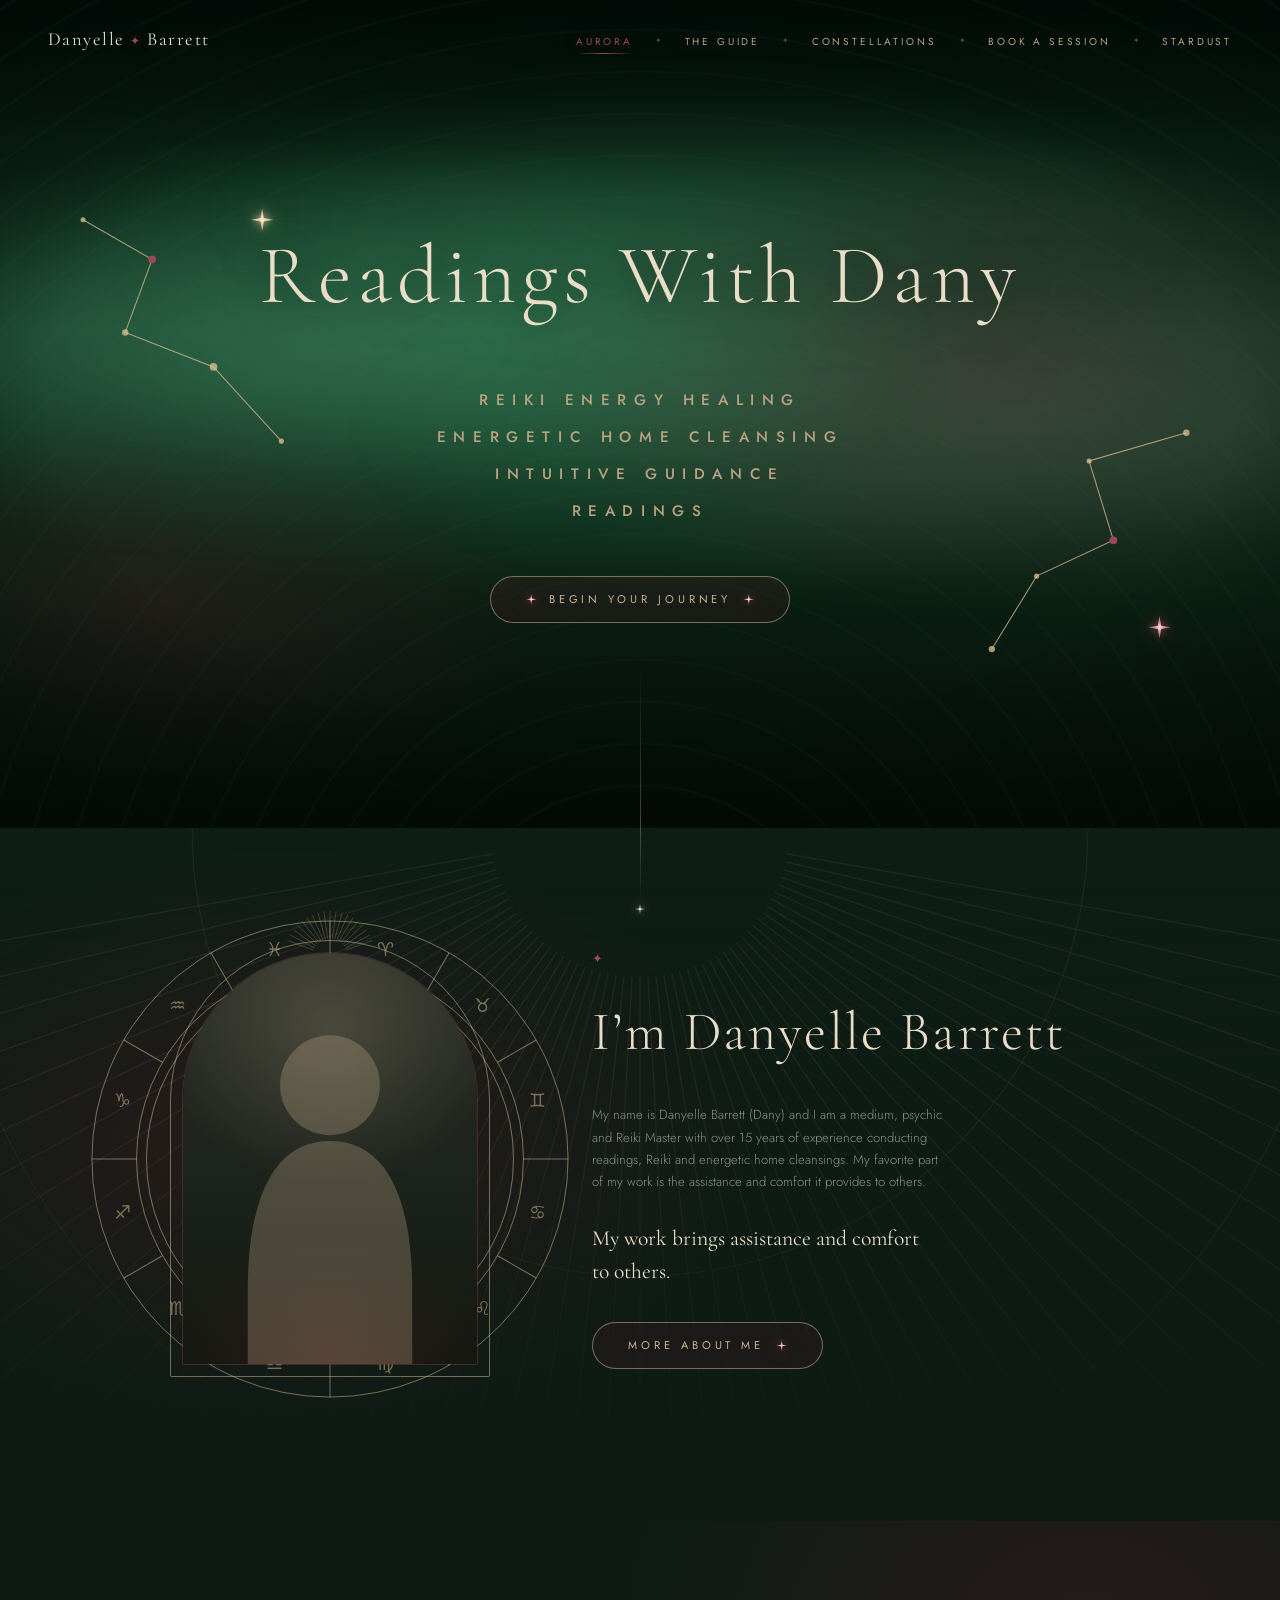
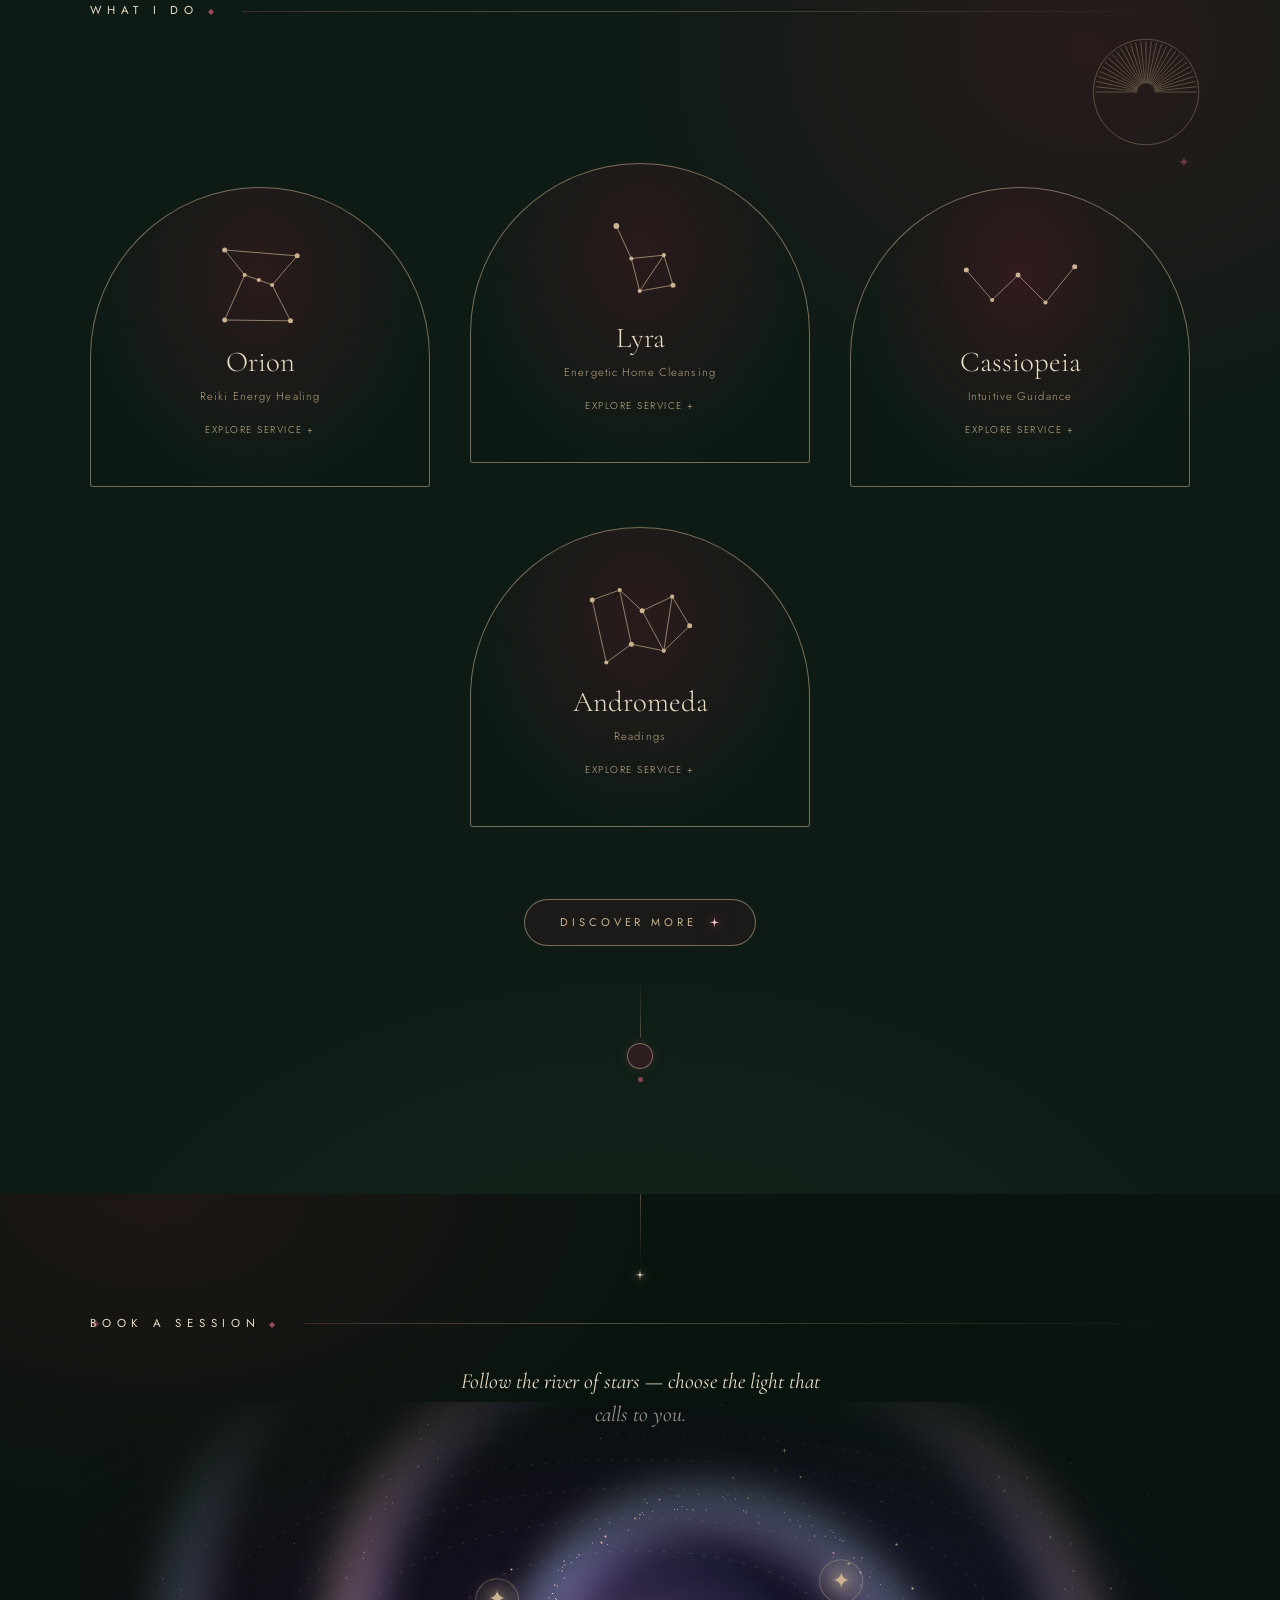
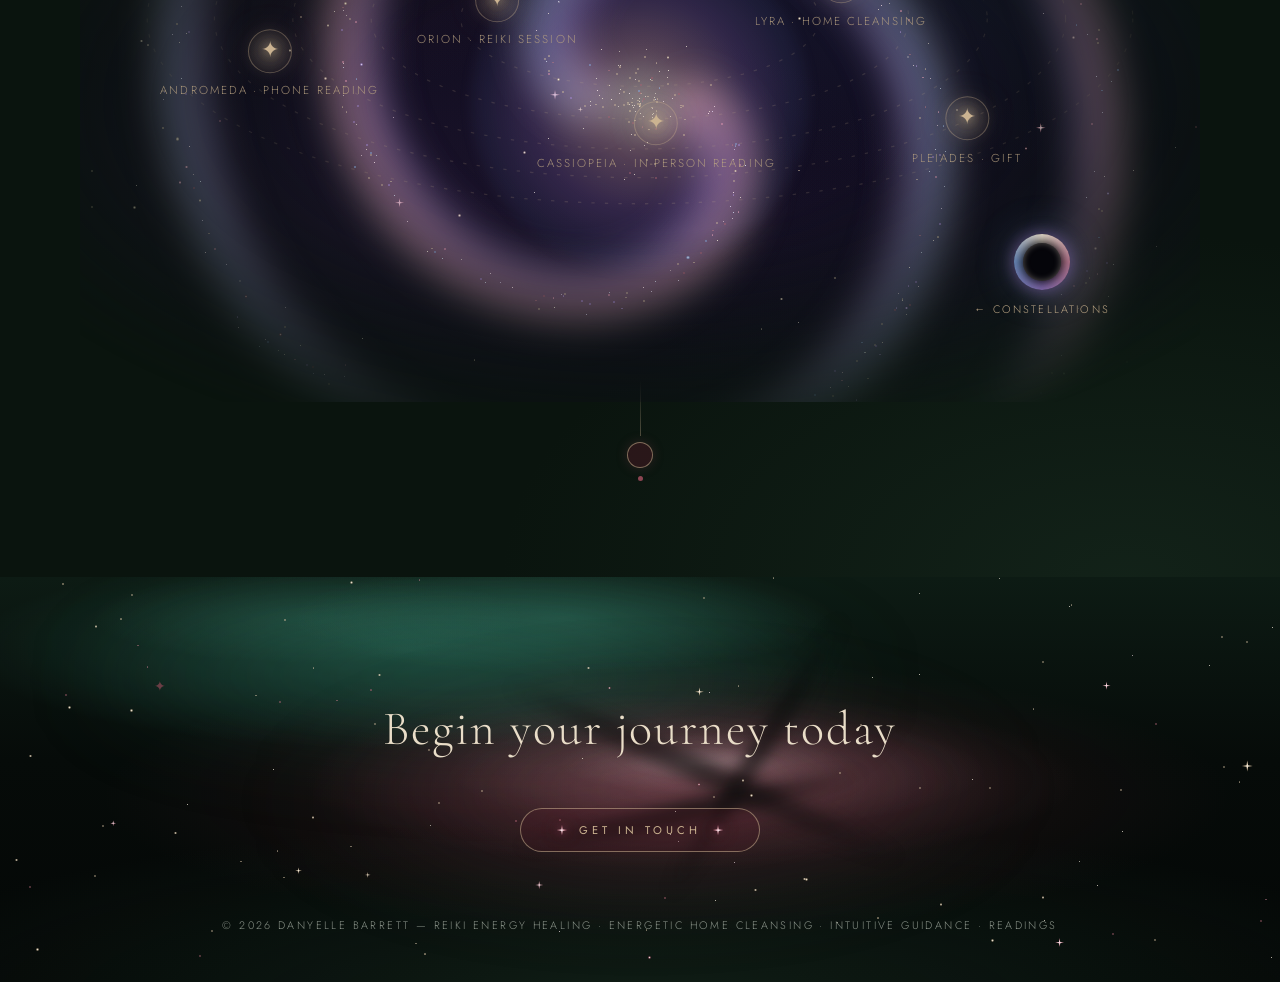
<file: index.html>
<!doctype html>
<html lang="en">
  <head>
    <meta charset="UTF-8" />
    <meta name="viewport" content="width=device-width, initial-scale=1.0" />
    <title>Awaken Your Soul — Danyelle Barrett</title>
    <link rel="preconnect" href="https://fonts.googleapis.com" />
    <link rel="preconnect" href="https://fonts.gstatic.com" crossorigin />
    <link
      href="https://fonts.googleapis.com/css2?family=Cormorant+Garamond:ital,wght@0,300;0,400;0,500;1,400&amp;family=Jost:wght@300;400;500&amp;display=swap"
      rel="stylesheet"
    />
    <link rel="stylesheet" href="style.css" />
  </head>
  <body>
    <!-- ============ NAV ============ -->
    <nav class="site-nav">
      <a class="nav-wordmark" href="#top">Danyelle <span class="mark" aria-hidden="true">✦</span> Barrett</a>
      <ul class="nav-links">
        <li><a href="#top">Aurora</a></li>
        <li class="nav-sep" aria-hidden="true">✦</li>
        <li><a href="#about">The Guide</a></li>
        <li class="nav-sep" aria-hidden="true">✦</li>
        <li><a href="#services">Constellations</a></li>
        <li class="nav-sep" aria-hidden="true">✦</li>
        <li><a href="#book">Book a Session</a></li>
        <li class="nav-sep" aria-hidden="true">✦</li>
        <li><a href="#contact">Stardust</a></li>
      </ul>
    </nav>

    <!-- ============ HERO ============ -->
    <header class="hero" id="top">
      <div class="hero-bg" aria-hidden="true">
        <span class="mist mist-1"></span>
        <span class="mist mist-2"></span>
        <span class="mist mist-3"></span>
        <span class="hero-vignette"></span>
      </div>
      <div class="hero-sky" aria-hidden="true">
        <svg class="constellation constellation--left" viewBox="0 0 220 260" fill="none">
          <defs>
            <radialGradient id="spark-gold">
              <stop offset="0%" stop-color="#f7efe0" />
              <stop offset="40%" stop-color="#e3cb9e" />
              <stop offset="100%" stop-color="#b9a382" />
            </radialGradient>
          </defs>
          <path d="M25 42 79 73 58 130 127 157 180 215" />
          <circle cx="25" cy="42" r="2" />
          <circle class="sky-star sky-star--wine" cx="79" cy="73" r="3" />
          <circle cx="58" cy="130" r="2.5" />
          <circle class="sky-star" cx="127" cy="157" r="3" />
          <circle cx="180" cy="215" r="2" />
          <path class="sky-spark sky-star" fill="url(#spark-gold)"
            d="M165 33 L166.3 40.7 L174 42 L166.3 43.3 L165 51 L163.7 43.3 L156 42 L163.7 40.7 Z" />
        </svg>
        <svg class="constellation constellation--right" viewBox="0 0 220 260" fill="none">
          <defs>
            <radialGradient id="spark-wine">
              <stop offset="0%" stop-color="#f6e3e8" />
              <stop offset="35%" stop-color="#d99aa8" />
              <stop offset="100%" stop-color="#9a4a5a" />
            </radialGradient>
          </defs>
          <path d="M35 204 70 147 130 119 111 57 187 35" />
          <circle class="sky-star" cx="35" cy="204" r="2.5" />
          <circle cx="70" cy="147" r="2" />
          <circle class="sky-star sky-star--wine" cx="130" cy="119" r="3" />
          <circle cx="111" cy="57" r="2" />
          <circle class="sky-star" cx="187" cy="35" r="2.5" />
          <path class="sky-spark sky-star" fill="url(#spark-wine)"
            d="M166 178 L167.3 185.7 L175 187 L167.3 188.3 L166 196 L164.7 188.3 L157 187 L164.7 185.7 Z" />
        </svg>
      </div>
      <div class="hero-content reveal">
        <h1 class="hero-title">Readings With Dany</h1>
        <ul class="hero-list">
          <li>Reiki Energy Healing</li>
          <li>Energetic Home Cleansing</li>
          <li>Intuitive Guidance</li>
          <li>Readings</li>
        </ul>
        <a href="#about" class="btn">
          <span class="sparkle" aria-hidden="true">✦</span>
          Begin Your Journey
          <span class="sparkle" aria-hidden="true">✦</span>
        </a>
      </div>
      <div class="hero-line" aria-hidden="true"></div>
    </header>

    <!-- ============ ABOUT ============ -->
    <section class="about" id="about">
      <div class="about-drop" aria-hidden="true">
        <span class="drop-line"></span>
        <span class="drop-diamond">✦</span>
      </div>

      <div class="radial-lines" aria-hidden="true">
        <svg viewBox="0 0 600 600" preserveAspectRatio="xMidYMin slice">
          <g class="rays"></g>
          <circle cx="300" cy="0" r="210" fill="none" stroke="currentColor" stroke-width="0.5" />
          <circle cx="300" cy="0" r="330" fill="none" stroke="currentColor" stroke-width="0.5" />
          <circle cx="300" cy="0" r="460" fill="none" stroke="currentColor" stroke-width="0.5" />
        </svg>
      </div>

      <div class="about-inner">
        <div class="arch-frame reveal" aria-hidden="true">
          <svg class="zodiac-wheel" viewBox="0 0 400 400" fill="none">
            <circle cx="200" cy="200" r="192" />
            <circle cx="200" cy="200" r="156" />
            <circle cx="200" cy="200" r="148" />
            <g class="zodiac-divisions">
              <path d="M200 8v36" />
              <path d="M200 8v36" transform="rotate(30 200 200)" />
              <path d="M200 8v36" transform="rotate(60 200 200)" />
              <path d="M200 8v36" transform="rotate(90 200 200)" />
              <path d="M200 8v36" transform="rotate(120 200 200)" />
              <path d="M200 8v36" transform="rotate(150 200 200)" />
              <path d="M200 8v36" transform="rotate(180 200 200)" />
              <path d="M200 8v36" transform="rotate(210 200 200)" />
              <path d="M200 8v36" transform="rotate(240 200 200)" />
              <path d="M200 8v36" transform="rotate(270 200 200)" />
              <path d="M200 8v36" transform="rotate(300 200 200)" />
              <path d="M200 8v36" transform="rotate(330 200 200)" />
            </g>
            <g class="zodiac-symbols">
              <text x="245" y="33">&#9800;&#65038;</text>
              <text x="323" y="78">&#9801;&#65038;</text>
              <text x="367" y="155">&#9802;&#65038;</text>
              <text x="367" y="245">&#9803;&#65038;</text>
              <text x="323" y="322">&#9804;&#65038;</text>
              <text x="245" y="367">&#9805;&#65038;</text>
              <text x="155" y="367">&#9806;&#65038;</text>
              <text x="77" y="322">&#9807;&#65038;</text>
              <text x="33" y="245">&#9808;&#65038;</text>
              <text x="33" y="155">&#9809;&#65038;</text>
              <text x="77" y="78">&#9810;&#65038;</text>
              <text x="155" y="33">&#9811;&#65038;</text>
            </g>
          </svg>
          <div class="arch-crown">
            <svg viewBox="0 0 120 40">
              <g class="crown-rays"></g>
            </svg>
          </div>
          <div class="arch-photo">
            <svg class="placeholder-figure" viewBox="0 0 200 280" aria-hidden="true">
              <circle cx="100" cy="90" r="34" />
              <path d="M100 128 C 60 128 44 170 44 230 L 44 280 L 156 280 L 156 230 C 156 170 140 128 100 128 Z" />
            </svg>
          </div>
        </div>

        <div class="about-text reveal">
          <span class="diamond" aria-hidden="true">✦</span>
          <h2>I&rsquo;m Danyelle Barrett</h2>
          <p class="about-body">
            My name is Danyelle Barrett (Dany) and I am a medium, psychic and Reiki Master with over 15 years of experience conducting readings, Reiki and energetic home cleansings. My favorite part of my work is the assistance and comfort it provides to others.
          </p>
          <p class="about-pull">
            My work brings assistance and comfort to others.
          </p>
          <a href="#services" class="btn">
            More About Me
            <span class="sparkle" aria-hidden="true">✦</span>
          </a>
        </div>
      </div>
    </section>

    <!-- ============ WHAT I DO ============ -->
    <section class="services" id="services">
      <span class="celestial-accent celestial-accent--services" aria-hidden="true">✦</span>
      <div class="services-heading reveal">
        <h3 class="eyebrow">What I Do <span class="diamond-sm" aria-hidden="true">◆</span></h3>
        <div class="heading-rule" aria-hidden="true"></div>
      </div>

      <div class="fan-ornament" aria-hidden="true">
        <svg viewBox="0 0 200 100">
          <g class="fan-rays"></g>
          <circle cx="100" cy="50" r="48" fill="none" stroke="currentColor" stroke-width="0.6" />
        </svg>
      </div>

      <div class="cards">
        <article class="card reveal">
          <details class="service-disclosure" name="service-cards">
            <summary class="constellation-card">
              <svg class="service-stars" viewBox="0 0 160 120" aria-hidden="true">
                <path d="M37 18 61 48 78 54 94 60 124 25 M61 48 37 102 M94 60 116 103 M37 18 124 25 M37 102 116 103" />
                <g><circle cx="37" cy="18" r="3" /><circle cx="124" cy="25" r="3" /><circle cx="61" cy="48" r="2.5" /><circle cx="78" cy="54" r="2.5" /><circle cx="94" cy="60" r="2.5" /><circle cx="37" cy="102" r="3" /><circle cx="116" cy="103" r="3" /></g>
              </svg>
              <span class="constellation-name">Orion</span>
              <span class="constellation-service">Reiki Energy Healing</span>
              <span class="disclosure-prompt"><span class="open-label">Explore service +</span><span class="close-label">Close service −</span></span>
            </summary>
            <div class="card-content">
              <div class="card-arch card-arch--text">
                <h4>Reiki Energy Healing</h4>
                <p>I am a Reiki Master with over 15 years of experience conducting Reiki.</p>
              </div>
              <div class="card-arch card-arch--img card-img-1"></div>
            </div>
          </details>
        </article>

        <article class="card card--center reveal">
          <details class="service-disclosure" name="service-cards">
            <summary class="constellation-card">
              <svg class="service-stars" viewBox="0 0 160 120" aria-hidden="true">
                <path d="M51 18 69 57 108 53 119 89 79 96 69 57 M108 53 79 96" />
                <g><circle cx="51" cy="18" r="3.5" /><circle cx="69" cy="57" r="2.5" /><circle cx="108" cy="53" r="2.5" /><circle cx="119" cy="89" r="3" /><circle cx="79" cy="96" r="2.5" /></g>
              </svg>
              <span class="constellation-name">Lyra</span>
              <span class="constellation-service">Energetic Home Cleansing</span>
              <span class="disclosure-prompt"><span class="open-label">Explore service +</span><span class="close-label">Close service −</span></span>
            </summary>
            <div class="card-content">
              <div class="card-arch card-arch--img card-img-2"></div>
              <div class="card-arch card-arch--text">
                <h4>Energetic Home Cleansing</h4>
                <p>Reiki healing energy and sage are used to heal the energy in your home and return it to sacred space. Although primarily used to resolve disruptive paranormal activity, a cleansing is also useful after a death, divorce or other life-altering moments as well as just giving your home an energetic boost. This service is also available for real estate that is difficult to sell.</p>
                <p>I also offer House Reading services, which involve communicating with (but not removing) any energies in your home, reading the history of the home and its previous residents, as well as communicating with the home itself.</p>
              </div>
            </div>
          </details>
        </article>

        <article class="card reveal">
          <details class="service-disclosure" name="service-cards">
            <summary class="constellation-card">
              <svg class="service-stars" viewBox="0 0 160 120" aria-hidden="true">
                <path d="M15 42 46 78 77 48 110 81 145 38" />
                <g><circle cx="15" cy="42" r="3" /><circle cx="46" cy="78" r="2.5" /><circle cx="77" cy="48" r="3" /><circle cx="110" cy="81" r="2.5" /><circle cx="145" cy="38" r="3" /></g>
              </svg>
              <span class="constellation-name">Cassiopeia</span>
              <span class="constellation-service">Intuitive Guidance</span>
              <span class="disclosure-prompt"><span class="open-label">Explore service +</span><span class="close-label">Close service −</span></span>
            </summary>
            <div class="card-content">
              <div class="card-arch card-arch--text">
                <h4>Intuitive Guidance</h4>
                <p>Intuitive readings involve connecting with the energy of loved ones via the energy of the client.</p>
              </div>
              <div class="card-arch card-arch--img card-img-3"></div>
            </div>
          </details>
        </article>

        <article class="card reveal">
          <details class="service-disclosure" name="service-cards">
            <summary class="constellation-card">
              <svg class="service-stars" viewBox="0 0 160 120" aria-hidden="true">
                <path d="M22 30 55 18 82 43 118 26 139 61 108 91 69 83 39 105 22 30 M55 18 69 83 M82 43 108 91 M118 26 108 91" />
                <g><circle cx="22" cy="30" r="3" /><circle cx="55" cy="18" r="2.5" /><circle cx="82" cy="43" r="3" /><circle cx="118" cy="26" r="2.5" /><circle cx="139" cy="61" r="3" /><circle cx="108" cy="91" r="2.5" /><circle cx="69" cy="83" r="3" /><circle cx="39" cy="105" r="2.5" /></g>
              </svg>
              <span class="constellation-name">Andromeda</span>
              <span class="constellation-service">Readings</span>
              <span class="disclosure-prompt"><span class="open-label">Explore service +</span><span class="close-label">Close service −</span></span>
            </summary>
            <div class="card-content">
              <div class="card-arch card-arch--img card-img-3"></div>
              <div class="card-arch card-arch--text">
                <h4>Readings</h4>
                <p>Intuitive readings involve connecting with the energy of loved ones via the energy of the client. Other items that can be helpful are photos, objects or even the energy of the person's name. Both in-person and phone readings are available and are of equal accuracy.</p>
              </div>
            </div>
          </details>
        </article>
      </div>

      <div class="services-cta reveal">
        <a href="#book" class="btn">
          Discover More
          <span class="sparkle" aria-hidden="true">✦</span>
        </a>
        <div class="pendant" aria-hidden="true">
          <span class="pendant-line"></span>
          <span class="pendant-circle"></span>
          <span class="pendant-dot"></span>
        </div>
      </div>
    </section>

    <!-- ============ BOOK A SESSION ============ -->
    <section class="booking" id="book">
      <div class="about-drop" aria-hidden="true">
        <span class="drop-line"></span>
        <span class="drop-diamond">✦</span>
      </div>
      <span class="celestial-accent celestial-accent--booking" aria-hidden="true">✦</span>
      <div class="services-heading reveal">
        <h3 class="eyebrow">Book a Session <span class="diamond-sm" aria-hidden="true">◆</span></h3>
        <div class="heading-rule" aria-hidden="true"></div>
      </div>
      <p class="booking-lede reveal">Follow the river of stars &mdash; choose the light that calls to you.</p>
      <div class="milkyway reveal">
        <div class="milkyway-canvas" aria-hidden="true">
          <div class="milkyway-bg"></div>
          <div class="milkyway-rotor">
            <svg class="galaxy-arms" viewBox="0 0 1200 1200">
              <defs>
                <filter id="galaxy-blur" x="-20%" y="-20%" width="140%" height="140%">
                  <feGaussianBlur stdDeviation="16" />
                </filter>
              </defs>
              <g class="galaxy-arm-paths" fill="none" filter="url(#galaxy-blur)"></g>
            </svg>
            <span class="galaxy-core"></span>
          </div>
          <svg class="milkyway-path" viewBox="0 0 1000 460" preserveAspectRatio="none">
            <ellipse cx="500" cy="166" rx="160" ry="52" />
            <ellipse cx="500" cy="166" rx="240" ry="77" />
            <ellipse cx="500" cy="166" rx="310" ry="100" />
            <ellipse cx="500" cy="166" rx="380" ry="122" />
            <ellipse cx="500" cy="166" rx="440" ry="142" />
          </svg>
          <span class="shooting-star"></span>
          <span class="shooting-star shooting-star--2"></span>
        </div>
        <button type="button" class="star-node" data-orbit="16" data-phase="200" style="--x: 35%; --y: 32%" aria-expanded="false" aria-controls="star-card-reiki">
          <span class="star-core" aria-hidden="true">✦</span>
          <span class="star-label">Orion &middot; Reiki Session</span>
        </button>
        <button type="button" class="star-node" data-orbit="24" data-phase="320" style="--x: 68%; --y: 25%" aria-expanded="false" aria-controls="star-card-cleansing">
          <span class="star-core" aria-hidden="true">✦</span>
          <span class="star-label">Lyra &middot; Home Cleansing</span>
        </button>
        <button type="button" class="star-node" data-orbit="31" data-phase="80" style="--x: 55%; --y: 57%" aria-expanded="false" aria-controls="star-card-reading">
          <span class="star-core" aria-hidden="true">✦</span>
          <span class="star-label">Cassiopeia &middot; In-Person Reading</span>
        </button>
        <button type="button" class="star-node" data-orbit="38" data-phase="160" style="--x: 14%; --y: 45%" aria-expanded="false" aria-controls="star-card-phone">
          <span class="star-core" aria-hidden="true">✦</span>
          <span class="star-label">Andromeda &middot; Phone Reading</span>
        </button>
        <button type="button" class="star-node" data-orbit="44" data-phase="35" style="--x: 86%; --y: 54%" aria-expanded="false" aria-controls="star-card-gift">
          <span class="star-core" aria-hidden="true">✦</span>
          <span class="star-label">Pleiades &middot; Gift</span>
        </button>
        <a class="blackhole" href="#services">
          <span class="blackhole-disk" aria-hidden="true"></span>
          <span class="blackhole-label">&larr; Constellations</span>
        </a>
      </div>

      <div class="star-cards">
        <article class="star-card" id="star-card-reiki" hidden>
          <span class="star-card-eyebrow">Under Orion</span>
          <h4>Reiki Session</h4>
          <p>A gentle rebalancing of your energy from crown to root, at Revibe &mdash; 94 Broad Street, Schuylerville, NY.</p>
          <ul class="star-card-options">
            <li>
              <span class="option-detail">30 minutes &middot; $65</span>
              <a class="btn btn--option" href="book.html?service=6">Book <span class="sparkle" aria-hidden="true">✦</span></a>
            </li>
          </ul>
        </article>
        <article class="star-card" id="star-card-cleansing" hidden>
          <span class="star-card-eyebrow">Under Lyra</span>
          <h4>Energetic Home Cleansing</h4>
          <p>Clearing your space so stagnant energy can drift away like dust. One hour, within driving distance of Greenwich, NY.</p>
          <ul class="star-card-options">
            <li>
              <span class="option-detail">Within 30 miles &middot; 1 hour &middot; $125</span>
              <a class="btn btn--option" href="book.html?service=7">Book <span class="sparkle" aria-hidden="true">✦</span></a>
            </li>
            <li>
              <span class="option-detail">Within 60 miles &middot; 1 hour &middot; $150</span>
              <a class="btn btn--option" href="book.html?service=8">Book <span class="sparkle" aria-hidden="true">✦</span></a>
            </li>
          </ul>
        </article>
        <article class="star-card" id="star-card-reading" hidden>
          <span class="star-card-eyebrow">Under Cassiopeia</span>
          <h4>In-Person Intuitive Reading</h4>
          <p>A reading to help you hear what your own stars are saying, at Revibe &mdash; 94 Broad Street, Schuylerville, NY.</p>
          <ul class="star-card-options">
            <li>
              <span class="option-detail">30 minutes &middot; $65</span>
              <a class="btn btn--option" href="book.html?service=2">Book <span class="sparkle" aria-hidden="true">✦</span></a>
            </li>
            <li>
              <span class="option-detail">1 hour &middot; $130</span>
              <a class="btn btn--option" href="book.html?service=3">Book <span class="sparkle" aria-hidden="true">✦</span></a>
            </li>
          </ul>
        </article>
        <article class="star-card" id="star-card-phone" hidden>
          <span class="star-card-eyebrow">Under Andromeda</span>
          <h4>Intuitive Phone Reading</h4>
          <p>Guidance carried to you across the distance &mdash; wherever you are under the same sky.</p>
          <ul class="star-card-options">
            <li>
              <span class="option-detail">30 minutes &middot; $50</span>
              <a class="btn btn--option" href="book.html?service=4">Book <span class="sparkle" aria-hidden="true">✦</span></a>
            </li>
            <li>
              <span class="option-detail">1 hour &middot; $100</span>
              <a class="btn btn--option" href="book.html?service=5">Book <span class="sparkle" aria-hidden="true">✦</span></a>
            </li>
          </ul>
        </article>
        <article class="star-card" id="star-card-gift" hidden>
          <span class="star-card-eyebrow">Under the Pleiades</span>
          <h4>Gift Certificate</h4>
          <p>A gift of light for someone you love &mdash; a 30-minute in-person intuitive reading at Revibe, 94 Broad Street, Schuylerville, NY.</p>
          <ul class="star-card-options">
            <li>
              <span class="option-detail">30-minute in-person reading</span>
              <a class="btn btn--option" href="book.html?service=9">Book <span class="sparkle" aria-hidden="true">✦</span></a>
            </li>
          </ul>
        </article>
      </div>
      <div class="pendant" aria-hidden="true">
        <span class="pendant-line"></span>
        <span class="pendant-circle"></span>
        <span class="pendant-dot"></span>
      </div>
    </section>

    <!-- ============ COMPLETE YOUR PAYMENT ============ -->
    <!-- Hidden by default; revealed automatically after a visitor confirms a
         booking on book.html. Online payment details can be added when ready. -->
    <section class="payment" id="pay" hidden>
      <div class="about-drop" aria-hidden="true">
        <span class="drop-line"></span>
        <span class="drop-diamond">✦</span>
      </div>
      <div class="services-heading">
        <h3 class="eyebrow">Complete Your Payment <span class="diamond-sm" aria-hidden="true">◆</span></h3>
        <div class="heading-rule" aria-hidden="true"></div>
      </div>
      <p class="payment-lede">Online payment is being set up. Please bring payment to your session.</p>
      <div class="payment-inperson">
        <p>You&rsquo;re all set &mdash; simply bring payment to your session.</p>
        <button type="button" class="btn payment-dismiss">I&rsquo;ll pay at my session</button>
      </div>
    </section>

    <!-- ============ FOOTER ============ -->
    <footer class="footer" id="contact">
      <div class="footer-bg" aria-hidden="true">
        <span class="mist mist-footer-1"></span>
        <span class="mist mist-footer-2"></span>
        <span class="dust-lane dust-lane-1"></span>
        <span class="dust-lane dust-lane-2"></span>
        <span class="dust-lane dust-lane-3"></span>
      </div>
      <span class="celestial-accent celestial-accent--footer" aria-hidden="true">✦</span>
      <div class="footer-content reveal">
        <h2 class="footer-title">Begin your journey today</h2>
        <button type="button" class="btn contact-toggle" aria-expanded="false" aria-controls="contact-options">
          <span class="sparkle" aria-hidden="true">✦</span>
          Get In Touch
          <span class="sparkle" aria-hidden="true">✦</span>
        </button>
        <div class="contact-options" id="contact-options" hidden>
          <a href="mailto:readingswithdany@gmail.com" class="contact-option contact-option--sun">
            <svg class="contact-icon" viewBox="0 0 80 80" aria-hidden="true">
              <circle cx="40" cy="40" r="13" />
              <g class="contact-icon-rays">
                <line x1="40" y1="8" x2="40" y2="18" />
                <line x1="40" y1="62" x2="40" y2="72" />
                <line x1="8" y1="40" x2="18" y2="40" />
                <line x1="62" y1="40" x2="72" y2="40" />
                <line x1="17.4" y1="17.4" x2="24.4" y2="24.4" />
                <line x1="55.6" y1="55.6" x2="62.6" y2="62.6" />
                <line x1="17.4" y1="62.6" x2="24.4" y2="55.6" />
                <line x1="55.6" y1="24.4" x2="62.6" y2="17.4" />
              </g>
            </svg>
            <span class="contact-option-label">By Sun &middot; Email</span>
            <span class="contact-option-value">readingswithdany@gmail.com</span>
          </a>
          <a href="tel:+15183342061" class="contact-option contact-option--moon">
            <svg class="contact-icon" viewBox="0 0 80 80" aria-hidden="true">
              <path d="M48 12 a30 30 0 1 0 20 36 a24 24 0 1 1 -20 -36" />
              <g class="contact-icon-stars">
                <circle cx="56" cy="22" r="1.6" />
                <circle cx="64" cy="34" r="1.2" />
                <circle cx="60" cy="47" r="1.4" />
              </g>
            </svg>
            <span class="contact-option-label">By Moon &middot; Phone</span>
            <span class="contact-option-value">(518) 334-2061</span>
          </a>
        </div>
        <p class="footer-copy">&copy; <span id="year"></span> Danyelle Barrett &mdash; Reiki Energy Healing &middot; Energetic Home Cleansing &middot; Intuitive Guidance &middot; Readings</p>
      </div>
    </footer>

    <script src="script.js"></script>
  </body>
</html>
</file>
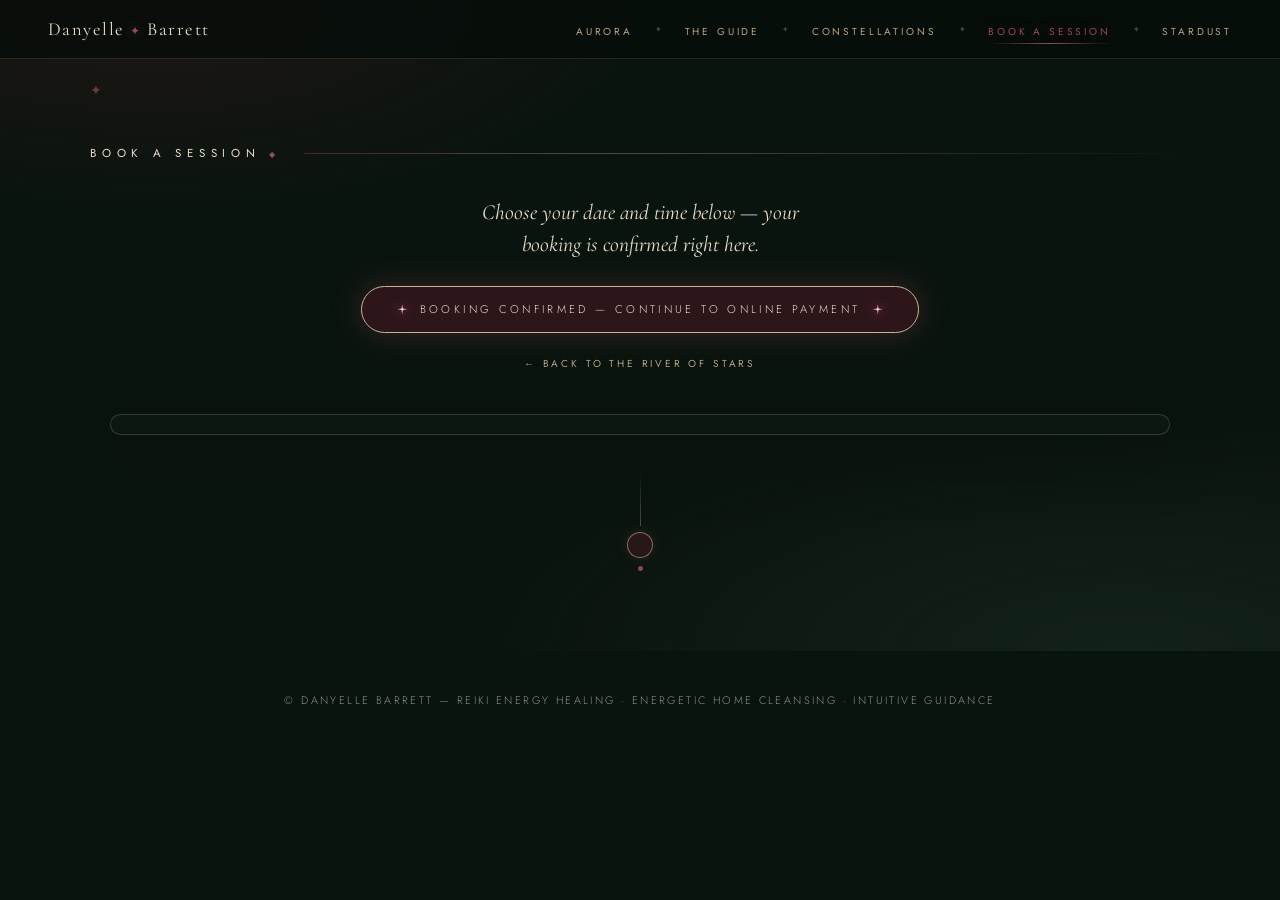
<file: book.html>
<!doctype html>
<html lang="en">
  <head>
    <meta charset="UTF-8" />
    <meta name="viewport" content="width=device-width, initial-scale=1.0" />
    <title>Book a Session — Danyelle Barrett</title>
    <link rel="preconnect" href="https://fonts.googleapis.com" />
    <link rel="preconnect" href="https://fonts.gstatic.com" crossorigin />
    <link
      href="https://fonts.googleapis.com/css2?family=Cormorant+Garamond:ital,wght@0,300;0,400;0,500;1,400&amp;family=Jost:wght@300;400;500&amp;display=swap"
      rel="stylesheet"
    />
    <link rel="stylesheet" href="style.css" />
  </head>
  <body>
    <!-- ============ NAV ============ -->
    <nav class="site-nav scrolled">
      <a class="nav-wordmark" href="index.html">Danyelle <span class="mark" aria-hidden="true">✦</span> Barrett</a>
      <ul class="nav-links">
        <li><a href="index.html#top">Aurora</a></li>
        <li class="nav-sep" aria-hidden="true">✦</li>
        <li><a href="index.html#about">The Guide</a></li>
        <li class="nav-sep" aria-hidden="true">✦</li>
        <li><a href="index.html#services">Constellations</a></li>
        <li class="nav-sep" aria-hidden="true">✦</li>
        <li><a class="active" href="book.html">Book a Session</a></li>
        <li class="nav-sep" aria-hidden="true">✦</li>
        <li><a href="index.html#contact">Stardust</a></li>
      </ul>
    </nav>

    <!-- ============ BOOKING PAGE ============ -->
    <main class="booking-page">
      <span class="celestial-accent celestial-accent--booking" aria-hidden="true">✦</span>
      <div class="services-heading">
        <h1 class="eyebrow">Book a Session <span class="diamond-sm" aria-hidden="true">◆</span></h1>
        <div class="heading-rule" aria-hidden="true"></div>
      </div>
      <p class="booking-lede" id="booking-session-name">Choose your date and time below &mdash; your booking is confirmed right here.</p>
      <a class="pay-banner" id="pay-banner" href="index.html#pay" hidden>
        <span class="sparkle" aria-hidden="true">✦</span>
        Booking confirmed &mdash; continue to online payment
        <span class="sparkle" aria-hidden="true">✦</span>
      </a>
      <a class="booking-back" href="index.html#book">&larr; Back to the river of stars</a>
      <div class="booking-widget" id="sb-widget">
        <noscript>
          <p>
            JavaScript is required to book online here. You can also book directly at
            <a href="https://readingswithdany.simplybook.me/v2/">readingswithdany.simplybook.me</a>.
          </p>
        </noscript>
      </div>
      <div class="pendant" aria-hidden="true">
        <span class="pendant-line"></span>
        <span class="pendant-circle"></span>
        <span class="pendant-dot"></span>
      </div>
    </main>

    <!-- ============ FOOTER ============ -->
    <footer class="footer footer--slim" id="contact">
      <div class="footer-content">
        <p class="footer-copy">&copy; <span id="year"></span> Danyelle Barrett &mdash; Reiki Energy Healing &middot; Energetic Home Cleansing &middot; Intuitive Guidance</p>
      </div>
    </footer>

    <script src="https://widget.simplybook.me/v2/widget/widget.js"></script>
    <script>
      // SimplyBook services offered on the site, keyed by service id
      var SERVICES = {
        2: "In-Person Intuitive Reading \u00b7 30 minutes \u00b7 $65",
        3: "In-Person Intuitive Reading \u00b7 1 hour \u00b7 $130",
        4: "Intuitive Phone Reading \u00b7 30 minutes \u00b7 $50",
        5: "Intuitive Phone Reading \u00b7 1 hour \u00b7 $100",
        6: "Reiki Session \u00b7 30 minutes \u00b7 $65",
        7: "Energetic Home Cleansing \u00b7 within 30 miles \u00b7 $125",
        8: "Energetic Home Cleansing \u00b7 within 60 miles \u00b7 $150",
        9: "Gift Certificate \u00b7 30-minute in-person reading",
      };

      var service = new URLSearchParams(window.location.search).get("service");
      var navigate = "book";
      if (service && Object.prototype.hasOwnProperty.call(SERVICES, service)) {
        navigate = "book/service/" + service + "/count/1";
        document.getElementById("booking-session-name").textContent =
          SERVICES[service] + " — choose your date and time below.";
      }

      new SimplybookWidget({
        widget_type: "iframe",
        url: "https://readingswithdany.simplybook.me",
        theme: "default",
        container_id: "sb-widget",
        navigate: navigate,
      });

      // Detect a confirmed booking: the visitor reaches the client-details
      // step, then SimplyBook opens its booking-result popup (modalShow).
      var SB_ORIGIN = "https://readingswithdany.simplybook.me";
      var reachedDetails = false;
      window.addEventListener("message", function (e) {
        if (e.origin !== SB_ORIGIN || !e.data || typeof e.data !== "object") return;
        if (e.data.event === "stepChanged" && e.data.step === "details") {
          reachedDetails = true;
        }
        if (e.data.event === "modalShow" && reachedDetails) {
          reachedDetails = false;
          try {
            localStorage.setItem(
              "rwd_pay_pending",
              JSON.stringify({ t: Date.now(), service: service || null })
            );
          } catch (err) {}
          var banner = document.getElementById("pay-banner");
          if (banner) banner.hidden = false;
        }
      });

      var yearEl = document.getElementById("year");
      if (yearEl) yearEl.textContent = new Date().getFullYear();
    </script>
  </body>
</html>
</file>
<file: style.css>
/* ============================================================
   Awaken Your Soul — mystical healer landing page
   Palette: deep forest green/charcoal + antique gold/cream
   ============================================================ */

:root {
  --bg-deep: #0a140e;
  --bg-panel: #0d1b14;
  --bg-card: #11211a;
  --green-forest: #16241c;
  --green-mist: #1e3328;
  --gold: #cbb391;
  --gold-soft: #b9a382;
  --gold-faint: rgba(203, 179, 145, 0.35);
  --maroon: #581a28;
  --maroon-bright: #9a4a5a;
  --maroon-faint: rgba(138, 65, 82, 0.4);
  --maroon-glow: rgba(88, 26, 40, 0.45);
  --cream: #e9ddc8;
  --text-dim: #8a9389;
  --serif: "Cormorant Garamond", Georgia, serif;
  --sans: "Jost", "Helvetica Neue", sans-serif;
}

* {
  margin: 0;
  padding: 0;
  box-sizing: border-box;
}

html {
  scroll-behavior: smooth;
  overflow-x: clip;
}

body {
  background: var(--bg-deep);
  color: var(--cream);
  font-family: var(--sans);
  font-weight: 300;
  line-height: 1.7;
  overflow-x: hidden;
}

/* ---------- shared ---------- */

/* ============ NAV ============ */

.site-nav {
  position: fixed;
  top: 0;
  left: 0;
  right: 0;
  z-index: 20;
  display: flex;
  align-items: center;
  justify-content: space-between;
  gap: 1rem;
  padding: 1.5rem 3rem;
  transition: background 0.4s ease, padding 0.4s ease, box-shadow 0.4s ease;
}

.site-nav.scrolled {
  padding: 0.85rem 3rem;
  background: rgba(7, 14, 10, 0.82);
  -webkit-backdrop-filter: blur(12px);
  backdrop-filter: blur(12px);
  box-shadow: 0 1px 0 rgba(203, 179, 145, 0.12);
}

.nav-wordmark {
  font-family: var(--serif);
  font-size: 1.15rem;
  font-weight: 400;
  letter-spacing: 0.08em;
  color: var(--cream);
  text-decoration: none;
  white-space: nowrap;
}

.nav-wordmark .mark {
  color: var(--maroon-bright);
  font-size: 0.75rem;
  text-shadow: 0 0 12px rgba(154, 74, 90, 0.5);
}

.nav-links {
  display: flex;
  align-items: center;
  gap: 1.4rem;
  list-style: none;
}

.nav-sep {
  color: var(--gold-faint);
  font-size: 0.5rem;
  line-height: 1;
}

.nav-links a {
  position: relative;
  padding-bottom: 5px;
  font-size: 0.63rem;
  font-weight: 400;
  letter-spacing: 0.28em;
  text-transform: uppercase;
  text-decoration: none;
  white-space: nowrap;
  color: var(--gold-soft);
  transition: color 0.3s ease, text-shadow 0.3s ease;
}

.nav-links a::after {
  content: "";
  position: absolute;
  left: 0;
  right: 0;
  bottom: 0;
  height: 1px;
  background: linear-gradient(to right, transparent, var(--maroon-bright), transparent);
  opacity: 0;
  transform: scaleX(0.4);
  transition: opacity 0.35s ease, transform 0.35s ease;
}

.nav-links a:hover {
  color: var(--cream);
  text-shadow: 0 0 14px rgba(203, 179, 145, 0.5);
}

.nav-links a.active {
  color: var(--maroon-bright);
  text-shadow: 0 0 16px rgba(154, 74, 90, 0.45);
}

.nav-links a:hover::after,
.nav-links a.active::after {
  opacity: 1;
  transform: scaleX(1);
}

@media (max-width: 920px) {
  .site-nav,
  .site-nav.scrolled {
    flex-direction: column;
    gap: 0.8rem;
    padding: 1rem 1.2rem;
  }

  .nav-links {
    flex-wrap: wrap;
    justify-content: center;
    row-gap: 0.4rem;
    gap: 0.8rem;
  }

  .nav-links a {
    font-size: 0.58rem;
    letter-spacing: 0.2em;
  }
}

@media (max-width: 480px) {
  .nav-sep {
    display: none;
  }

  .nav-links {
    gap: 0.5rem 0.9rem;
  }
}

.btn {
  display: inline-flex;
  align-items: center;
  gap: 0.75rem;
  padding: 0.8rem 2.2rem;
  border: 1px solid rgba(203, 179, 145, 0.55);
  border-radius: 999px;
  background: rgba(88, 26, 40, 0.2);
  color: var(--gold);
  font-family: var(--sans);
  font-size: 0.7rem;
  font-weight: 400;
  letter-spacing: 0.35em;
  text-transform: uppercase;
  text-decoration: none;
  transition: background 0.4s ease, color 0.4s ease, box-shadow 0.4s ease;
}

.btn:hover {
  background: var(--maroon-glow);
  border-color: var(--maroon-faint);
  box-shadow: 0 0 28px rgba(138, 65, 82, 0.3);
}

/* four-point star sparkles — slim points, bright core, soft glow */
.sparkle {
  position: relative;
  display: inline-block;
  width: 11px;
  height: 11px;
  font-size: 0; /* hide the ✦ glyph; the star is drawn below */
  filter:
    drop-shadow(0 0 4px rgba(154, 74, 90, 0.9))
    drop-shadow(0 0 10px rgba(154, 74, 90, 0.45));
  animation: star-twinkle 2.8s ease-in-out infinite;
}

.sparkle::before {
  content: "";
  position: absolute;
  inset: 0;
  background: radial-gradient(circle at 50% 50%, #f6e3e8 0%, #d99aa8 35%, var(--maroon-bright) 70%);
  clip-path: polygon(50% 0%, 57% 43%, 100% 50%, 57% 57%, 50% 100%, 43% 57%, 0% 50%, 43% 43%);
}

/* twin sparkles twinkle out of phase */
.btn .sparkle:last-child {
  animation-delay: -1.4s;
}

@keyframes twinkle {
  0%, 100% { opacity: 1; transform: scale(1); }
  50% { opacity: 0.35; transform: scale(0.8); }
}

@keyframes star-twinkle {
  0%, 100% { opacity: 1; transform: scale(1) rotate(0deg); }
  50% { opacity: 0.4; transform: scale(0.55) rotate(90deg); }
}

.diamond {
  display: block;
  color: var(--maroon-bright);
  font-size: 0.8rem;
  margin-bottom: 1rem;
}

/* scroll-reveal */
.reveal {
  opacity: 0;
  transform: translateY(28px);
  transition: opacity 0.9s ease, transform 0.9s ease;
}

.reveal.visible {
  opacity: 1;
  transform: translateY(0);
}

/* ============ HERO ============ */

.hero {
  position: relative;
  min-height: 92vh;
  display: flex;
  align-items: center;
  justify-content: center;
  text-align: center;
  isolation: isolate;
  overflow: hidden;
}

.hero-bg {
  position: absolute;
  inset: 0;
  z-index: -1;
  overflow: hidden;
  background:
    radial-gradient(ellipse 55% 40% at 78% 45%, rgba(88, 26, 40, 0.42), transparent 70%),
    radial-gradient(ellipse 45% 35% at 12% 72%, rgba(88, 26, 40, 0.28), transparent 70%),
    /* deep canopy at the very top */
    radial-gradient(ellipse 120% 40% at 50% -8%, rgba(2, 10, 6, 0.95), transparent 75%),
    /* broad band of hazy emerald light behind the title, like fog catching light */
    radial-gradient(ellipse 95% 42% at 50% 42%, rgba(36, 118, 74, 0.5), transparent 72%),
    radial-gradient(ellipse 60% 30% at 38% 38%, rgba(62, 148, 98, 0.28), transparent 70%),
    /* dark fern undergrowth sinking to black at the bottom */
    radial-gradient(ellipse 120% 55% at 50% 108%, rgba(2, 8, 5, 0.92), transparent 78%),
    linear-gradient(180deg, #03100a 0%, #123523 40%, #0c2416 68%, var(--bg-deep) 100%);
}

.hero-sky {
  position: absolute;
  inset: 0;
  overflow: hidden;
  pointer-events: none;
}

.constellation {
  position: absolute;
  width: clamp(150px, 22vw, 300px);
  color: rgba(220, 193, 148, 0.75);
  stroke: currentColor;
  stroke-width: 0.8;
}

.constellation--left {
  left: 4%;
  top: 20%;
}

.constellation--right {
  right: 4%;
  bottom: 13%;
}

.constellation circle {
  fill: currentColor;
  stroke: none;
}

.constellation .sky-star--wine {
  color: var(--maroon-bright);
}

.sky-star {
  animation: sky-shimmer 5s ease-in-out infinite;
}

@keyframes sky-shimmer {
  0%, 100% { opacity: 1; }
  50% { opacity: 0.4; }
}

.constellation--right .sky-star {
  animation-delay: -2.5s;
}

/* four-point star sparks — same look as the button sparkles */
.sky-spark {
  stroke: none;
  transform-box: fill-box;
  transform-origin: center;
  animation: star-twinkle 3.6s ease-in-out infinite;
}

.constellation--left .sky-spark {
  filter:
    drop-shadow(0 0 3px rgba(227, 203, 158, 0.9))
    drop-shadow(0 0 8px rgba(227, 203, 158, 0.45));
}

.constellation--right .sky-spark {
  filter:
    drop-shadow(0 0 3px rgba(154, 74, 90, 0.9))
    drop-shadow(0 0 8px rgba(154, 74, 90, 0.5));
}

@media (max-width: 720px) {
  .constellation {
    width: 140px;
    opacity: 0.6;
  }

  .constellation--left {
    left: -20px;
    top: 17%;
  }

  .constellation--right {
    right: -20px;
    bottom: 8%;
  }
}

/* photographic vignette — dark corners like the reference image */
.hero-vignette {
  position: absolute;
  inset: 0;
  background: radial-gradient(ellipse 85% 75% at 50% 48%, transparent 55%, rgba(2, 8, 5, 0.78) 100%);
}

/* drifting banks of cloud/mist */
.mist {
  position: absolute;
  border-radius: 50%;
  filter: blur(42px);
  will-change: transform;
  animation: mist-drift 30s ease-in-out infinite alternate;
}

.mist-1 {
  top: 24%;
  left: -25%;
  width: 95%;
  height: 36%;
  background: radial-gradient(ellipse at 50% 50%, rgba(152, 212, 178, 0.17), rgba(110, 176, 138, 0.07) 55%, transparent 75%);
}

.mist-2 {
  top: 36%;
  right: -30%;
  width: 100%;
  height: 32%;
  background: radial-gradient(ellipse at 50% 50%, rgba(132, 196, 158, 0.14), rgba(94, 160, 122, 0.06) 55%, transparent 75%);
  animation-duration: 38s;
  animation-direction: alternate-reverse;
}

.mist-3 {
  top: 12%;
  left: 15%;
  width: 80%;
  height: 28%;
  background: radial-gradient(ellipse at 50% 50%, rgba(112, 176, 138, 0.1), transparent 70%);
  animation-duration: 46s;
  animation-delay: -12s;
}

@keyframes mist-drift {
  from { transform: translateX(-6%) translateY(1.5%) scale(1); }
  to   { transform: translateX(8%) translateY(-2%) scale(1.12); }
}

@media (prefers-reduced-motion: reduce) {
  .mist, .sky-star, .sparkle, .drop-diamond, .dust { animation: none; }
}

/* soft fern-like texture */
.hero-bg::after {
  content: "";
  position: absolute;
  inset: 0;
  background-image: repeating-radial-gradient(
    circle at 50% 120%,
    transparent 0px,
    transparent 38px,
    rgba(50, 130, 85, 0.06) 40px,
    transparent 42px
  );
}

.hero-content {
  padding: 4rem 1.5rem;
}

.hero-title {
  font-family: var(--serif);
  font-weight: 300;
  font-size: clamp(2.8rem, 7vw, 5.2rem);
  letter-spacing: 0.06em;
  color: var(--cream);
  text-shadow: 0 2px 40px rgba(0, 0, 0, 0.6);
}

.hero-list {
  list-style: none;
  margin: 2.2rem 0 2.8rem;
}

.hero-list li {
  font-size: 0.95rem;
  font-weight: 500;
  letter-spacing: 0.5em;
  text-transform: uppercase;
  color: var(--gold-soft);
  padding: 0.35rem 0;
}

@media (max-width: 720px) {
  .hero-list li {
    font-size: 0.82rem;
    letter-spacing: 0.3em;
  }
}

@media (max-width: 420px) {
  .hero-list li {
    font-size: 0.74rem;
    letter-spacing: 0.22em;
  }
}

.hero-line {
  position: absolute;
  bottom: 0;
  left: 50%;
  width: 1px;
  height: 18vh;
  background: linear-gradient(to bottom, transparent, var(--gold-faint));
}

/* ============ ABOUT ============ */

.about {
  position: relative;
  padding: 7rem 1.5rem 9rem;
  background:
    radial-gradient(ellipse 55% 60% at 22% 45%, rgba(88, 26, 40, 0.34), transparent 70%),
    linear-gradient(180deg, #0c201776 0%, transparent 40%),
    var(--bg-panel);
  overflow: hidden;
}

/* gold line continuing down from the hero, with a sparkle */
.about-drop {
  position: absolute;
  top: 0;
  left: 50%;
  transform: translateX(-50%);
  display: flex;
  flex-direction: column;
  align-items: center;
  pointer-events: none;
}

.drop-line {
  width: 1px;
  height: 72px;
  background: linear-gradient(to bottom, var(--gold-faint), transparent);
}

.drop-diamond {
  position: relative;
  margin-top: 4px;
  width: 10px;
  height: 10px;
  font-size: 0;
  filter:
    drop-shadow(0 0 4px rgba(203, 179, 145, 0.8))
    drop-shadow(0 0 10px rgba(203, 179, 145, 0.4));
  animation: star-twinkle 3.4s ease-in-out infinite;
}

.drop-diamond::before {
  content: "";
  position: absolute;
  inset: 0;
  background: radial-gradient(circle at 50% 50%, #f5ecdc 0%, var(--gold) 45%, var(--gold-soft) 75%);
  clip-path: polygon(50% 0%, 57% 43%, 100% 50%, 57% 57%, 50% 100%, 43% 57%, 0% 50%, 43% 43%);
}

.radial-lines {
  position: absolute;
  inset: 0;
  color: rgba(203, 179, 145, 0.09);
  pointer-events: none;
  -webkit-mask-image: linear-gradient(to bottom, rgba(0, 0, 0, 1) 35%, rgba(0, 0, 0, 0.25) 80%, transparent 100%);
  mask-image: linear-gradient(to bottom, rgba(0, 0, 0, 1) 35%, rgba(0, 0, 0, 0.25) 80%, transparent 100%);
}

.radial-lines svg {
  width: 100%;
  height: 100%;
}

.about-inner {
  position: relative;
  max-width: 1000px;
  margin: 0 auto;
  display: grid;
  grid-template-columns: minmax(260px, 380px) 1fr;
  gap: 4.5rem;
  align-items: center;
}

/* arched portrait frame */
.arch-frame {
  position: relative;
  isolation: isolate;
  justify-self: center;
}

.zodiac-wheel {
  position: absolute;
  z-index: -1;
  top: 50%;
  left: 50%;
  width: 155%;
  max-width: none;
  transform: translate(-50%, -50%);
  color: rgba(220, 193, 148, 0.52);
  stroke: currentColor;
  stroke-width: 0.8;
  pointer-events: none;
}

.zodiac-symbols {
  fill: currentColor;
  stroke: none;
  font-family: Georgia, serif;
  font-size: 15px;
  text-anchor: middle;
  dominant-baseline: middle;
}

.celestial-accent {
  position: absolute;
  color: var(--maroon-bright);
  font-size: 0.9rem;
  opacity: 0.65;
  pointer-events: none;
}

.celestial-accent--services {
  top: 18%;
  right: 7%;
}

.celestial-accent--footer {
  top: 24%;
  left: 12%;
}

.arch-crown {
  position: absolute;
  top: -34px;
  left: 50%;
  transform: translateX(-50%);
  width: 150px;
  color: var(--gold-faint);
}

.arch-photo {
  width: min(320px, 78vw);
  aspect-ratio: 3 / 4.1;
  border: 1px solid rgba(203, 179, 145, 0.55);
  border-radius: 999px 999px 10px 10px;
  padding: 12px;
  display: flex;
}

.arch-photo .placeholder-figure {
  width: 100%;
  border-radius: 999px 999px 6px 6px;
  background:
    radial-gradient(ellipse 90% 60% at 50% 18%, rgba(203, 179, 145, 0.22), transparent 65%),
    radial-gradient(ellipse 80% 45% at 50% 100%, rgba(88, 26, 40, 0.35), transparent 70%),
    linear-gradient(180deg, #2a2e26 0%, #1b211b 60%, #12180f 100%);
  fill: rgba(203, 179, 145, 0.28);
  box-shadow: 0 0 0 1px var(--maroon-faint); /* inner wine line inside the gold arch */
}

.about-text h2 {
  font-family: var(--serif);
  font-weight: 300;
  font-size: clamp(2.2rem, 4.5vw, 3.4rem);
  letter-spacing: 0.04em;
  margin-bottom: 1.6rem;
}

.about-body {
  font-size: 0.82rem;
  color: var(--text-dim);
  max-width: 44ch;
  margin-bottom: 1.8rem;
}

.about-pull {
  font-family: var(--serif);
  font-size: 1.35rem;
  font-weight: 400;
  line-height: 1.5;
  color: var(--cream);
  max-width: 34ch;
  margin-bottom: 2.2rem;
}

/* ============ SERVICES ============ */

.services {
  position: relative;
  padding: 5rem 1.5rem 7rem;
  background:
    radial-gradient(ellipse 70% 50% at 50% 115%, rgba(40, 70, 52, 0.3), transparent 70%),
    radial-gradient(ellipse 55% 45% at 85% 10%, rgba(88, 26, 40, 0.35), transparent 70%),
    var(--bg-panel);
  overflow: hidden;
}

.services-heading {
  max-width: 1100px;
  margin: 0 auto 1rem;
  display: flex;
  align-items: center;
  gap: 1.4rem;
}

.eyebrow {
  font-family: var(--sans);
  font-weight: 400;
  font-size: 0.72rem;
  letter-spacing: 0.5em;
  text-transform: uppercase;
  color: var(--cream);
  white-space: nowrap;
}

.diamond-sm {
  font-size: 0.5rem;
  color: var(--maroon-bright);
  vertical-align: middle;
}

.heading-rule {
  flex: 1;
  height: 1px;
  background: linear-gradient(to right, var(--maroon-faint), var(--gold-faint) 35%, transparent);
}

.fan-ornament {
  width: 220px;
  margin: 0 0 2rem auto;
  color: rgba(220, 193, 148, 0.48);
}

.cards {
  max-width: 1100px;
  margin: 0 auto;
  display: grid;
  grid-template-columns: repeat(3, 1fr);
  gap: 2.5rem;
  align-items: start;
}

.card {
  display: flex;
  flex-direction: column;
  gap: 1.6rem;
}

.card--center {
  margin-top: -1.5rem;
}

.cards > .card:last-child:nth-child(4) {
  grid-column: 2;
}

.constellation-card {
  min-height: 300px;
  padding: 2rem 1.5rem;
  border: 1px solid rgba(203, 179, 145, 0.55);
  border-radius: 999px 999px 14px 14px;
  background: radial-gradient(ellipse at 50% 30%, rgba(88, 26, 40, 0.4), rgba(13, 27, 20, 0.9) 72%);
  display: flex;
  flex-direction: column;
  align-items: center;
  justify-content: center;
  text-align: center;
  cursor: pointer;
  list-style: none;
  transition: border-color 0.3s ease, box-shadow 0.3s ease;
}

.constellation-card::-webkit-details-marker {
  display: none;
}

.constellation-card:hover,
.constellation-card:focus-visible {
  border-color: var(--gold);
  box-shadow: 0 0 24px rgba(138, 65, 82, 0.3);
}

.constellation-card:focus-visible {
  outline: 2px solid var(--gold);
  outline-offset: 4px;
}

.service-stars {
  width: 135px;
  height: 100px;
  margin-bottom: 0.6rem;
  color: var(--gold);
  fill: none;
  stroke: currentColor;
  stroke-width: 0.8;
}

.service-stars circle {
  fill: currentColor;
  stroke: none;
}

.constellation-name {
  font-family: var(--serif);
  color: var(--cream);
  font-size: 1.8rem;
  line-height: 1.2;
}

.constellation-service {
  margin-top: 0.5rem;
  color: var(--gold-soft);
  font-size: 0.7rem;
  letter-spacing: 0.1em;
}

.disclosure-prompt {
  margin-top: 1rem;
  color: var(--gold);
  font-size: 0.62rem;
  letter-spacing: 0.15em;
  text-transform: uppercase;
}

.close-label,
.service-disclosure[open] .open-label {
  display: none;
}

.service-disclosure[open] .close-label {
  display: inline;
}

.card-content {
  display: flex;
  flex-direction: column;
  gap: 1.6rem;
  margin-top: 1.6rem;
}

.card-arch {
  border-radius: 999px 999px 14px 14px;
  min-height: 300px;
}

.card--center .card-arch--img {
  border-radius: 14px 14px 999px 999px;
}

.card-arch--text {
  position: relative;
  border: 1px solid rgba(203, 179, 145, 0.55);
  background: linear-gradient(160deg, rgba(88, 26, 40, 0.3), rgba(20, 28, 23, 0.88) 65%);
  display: flex;
  flex-direction: column;
  align-items: center;
  justify-content: center;
  text-align: center;
  padding: 2.5rem 1.8rem;
}

/* inner wine line echoing the arch shape */
.card-arch--text::after {
  content: "";
  position: absolute;
  inset: 7px;
  border: 1px solid rgba(154, 74, 90, 0.4);
  border-radius: inherit;
  pointer-events: none;
}

.card-arch--text h4 {
  font-family: var(--serif);
  font-weight: 400;
  font-size: 1.7rem;
  line-height: 1.2;
  margin-bottom: 1rem;
}

.card-arch--text p {
  font-size: 0.74rem;
  color: var(--text-dim);
  max-width: 24ch;
}

/* image placeholders — swap with real photos via background-image */
.card-arch--img {
  border: 1px solid rgba(203, 179, 145, 0.15);
}

.card-img-1 {
  background:
    radial-gradient(circle at 50% 42%, rgba(233, 200, 140, 0.5), rgba(160, 110, 60, 0.18) 34%, transparent 60%),
    radial-gradient(ellipse 90% 50% at 50% 110%, rgba(88, 26, 40, 0.5), transparent 70%),
    linear-gradient(180deg, #23251e 0%, #15180f 100%);
}

.card-img-2 {
  background:
    radial-gradient(circle at 50% 62%, rgba(255, 190, 90, 0.65), rgba(190, 110, 40, 0.25) 30%, transparent 55%),
    radial-gradient(ellipse 90% 55% at 50% -10%, rgba(88, 26, 40, 0.55), transparent 70%),
    linear-gradient(180deg, #201d18 0%, #120f0b 100%);
}

.card-img-3 {
  background:
    radial-gradient(circle at 46% 50%, rgba(154, 74, 90, 0.5), rgba(88, 26, 40, 0.25) 42%, transparent 62%),
    linear-gradient(180deg, #1e2019 0%, #13150e 100%);
}

.services-cta {
  text-align: center;
  margin-top: 4.5rem;
}

.pendant {
  display: flex;
  flex-direction: column;
  align-items: center;
  margin-top: 2.2rem;
}

.pendant-line {
  width: 1px;
  height: 56px;
  background: linear-gradient(to bottom, transparent, var(--gold-faint));
}

.pendant-circle {
  width: 26px;
  height: 26px;
  border: 1px solid rgba(203, 179, 145, 0.55);
  background: rgba(88, 26, 40, 0.4);
  border-radius: 50%;
  margin-top: 6px;
  box-shadow: 0 0 12px rgba(138, 65, 82, 0.25);
}

.pendant-dot {
  width: 5px;
  height: 5px;
  background: var(--maroon-bright);
  border-radius: 50%;
  margin-top: 8px;
  opacity: 0.9;
}

/* ============ FOOTER ============ */

/* ============ BOOKING ============ */

.booking {
  position: relative;
  padding: 7.5rem 1.5rem 6rem;
  background:
    radial-gradient(ellipse 55% 45% at 12% 0%, rgba(88, 26, 40, 0.25), transparent 70%),
    radial-gradient(ellipse 70% 50% at 88% 100%, rgba(40, 70, 52, 0.28), transparent 70%),
    var(--bg-deep);
}

.celestial-accent--booking {
  top: 12%;
  left: 7%;
}

.booking-lede {
  font-family: var(--serif);
  font-size: 1.35rem;
  font-style: italic;
  font-weight: 400;
  line-height: 1.5;
  color: var(--cream);
  text-align: center;
  max-width: 40ch;
  margin: 2rem auto 0;
}

.milkyway {
  position: relative;
  max-width: 1000px;
  height: 460px;
  margin: 2.6rem auto 0;
}

/* masked visual layer: the galaxy's colors feather out into the page */
.milkyway-canvas {
  position: absolute;
  inset: -70px -60px;
  overflow: hidden;
  pointer-events: none;
  background:
    /* ambient nebulae + deep space, in violet, blue, and rose */
    radial-gradient(ellipse 70% 60% at 28% 72%, rgba(112, 72, 138, 0.11), transparent 70%),
    radial-gradient(ellipse 60% 55% at 76% 24%, rgba(78, 108, 172, 0.1), transparent 70%),
    radial-gradient(ellipse 50% 45% at 18% 18%, rgba(170, 92, 118, 0.08), transparent 70%),
    radial-gradient(ellipse 50% 45% at 84% 80%, rgba(98, 70, 150, 0.08), transparent 70%),
    radial-gradient(ellipse 120% 90% at 50% 50%, #120e22, #06060d);
  -webkit-mask-image: radial-gradient(ellipse 72% 68% at 50% 50%, #000 32%, rgba(0, 0, 0, 0.55) 58%, transparent 90%);
  mask-image: radial-gradient(ellipse 72% 68% at 50% 50%, #000 32%, rgba(0, 0, 0, 0.55) 58%, transparent 90%);
}

.milkyway-bg {
  position: absolute;
  inset: 0;
  pointer-events: none;
}

/* rotating galaxy layer: spiral arms + stars spinning around the core */
.milkyway-rotor {
  position: absolute;
  left: 50%;
  top: 50%;
  width: 1200px;
  height: 1200px;
  margin: -600px 0 0 -600px;
  pointer-events: none;
  animation: galaxy-spin 150s linear infinite;
  will-change: transform;
}

.milkyway-rotor.paused {
  animation-play-state: paused;
}

@keyframes galaxy-spin {
  to { transform: rotate(360deg); }
}

@media (prefers-reduced-motion: reduce) {
  .milkyway-rotor {
    animation: none;
  }
}

.galaxy-arms {
  position: absolute;
  inset: 0;
  width: 100%;
  height: 100%;
}

.galaxy-core {
  position: absolute;
  left: 50%;
  top: 50%;
  width: 340px;
  height: 340px;
  margin: -170px 0 0 -170px;
  border-radius: 50%;
  background: radial-gradient(
    circle,
    rgba(250, 238, 220, 0.5) 0%,
    rgba(238, 182, 198, 0.3) 22%,
    rgba(165, 125, 215, 0.2) 45%,
    rgba(100, 115, 190, 0.1) 65%,
    transparent 78%
  );
  filter: blur(6px);
}

/* ---- shooting stars ---- */

.shooting-star {
  position: absolute;
  top: 14%;
  left: -12%;
  width: 150px;
  height: 2px;
  border-radius: 999px;
  background: linear-gradient(to left, #f8f0e1, rgba(222, 140, 168, 0.5), transparent);
  filter: drop-shadow(0 0 6px rgba(248, 240, 225, 0.9));
  transform: rotate(14deg);
  opacity: 0;
  animation: shooting 9s linear infinite;
  animation-delay: 3s;
}

.shooting-star--2 {
  top: 58%;
  left: -14%;
  width: 110px;
  background: linear-gradient(to left, #eef2fb, rgba(120, 155, 210, 0.5), transparent);
  filter: drop-shadow(0 0 6px rgba(190, 210, 245, 0.9));
  transform: rotate(-11deg);
  animation: shooting-2 13s linear infinite;
  animation-delay: 7.5s;
}

@keyframes shooting {
  0% { transform: translate(0, 0) rotate(14deg); opacity: 0; }
  1% { opacity: 1; }
  8% { opacity: 1; }
  11% { transform: translate(1350px, 330px) rotate(14deg); opacity: 0; }
  100% { transform: translate(1350px, 330px) rotate(14deg); opacity: 0; }
}

@keyframes shooting-2 {
  0% { transform: translate(0, 0) rotate(-11deg); opacity: 0; }
  1% { opacity: 1; }
  6% { opacity: 1; }
  8.5% { transform: translate(1350px, -260px) rotate(-11deg); opacity: 0; }
  100% { transform: translate(1350px, -260px) rotate(-11deg); opacity: 0; }
}

@media (prefers-reduced-motion: reduce) {
  .shooting-star {
    animation: none;
  }
}

/* ---- black hole: warp back to the constellations ---- */

.blackhole {
  position: absolute;
  right: 3%;
  bottom: 3%;
  z-index: 3;
  display: flex;
  flex-direction: column;
  align-items: center;
  gap: 0.6rem;
  text-decoration: none;
}

.blackhole-disk {
  position: relative;
  width: 56px;
  height: 56px;
  border-radius: 50%;
  transition: transform 0.35s ease;
}

/* swirling accretion disk */
.blackhole-disk::before {
  content: "";
  position: absolute;
  inset: 0;
  border-radius: 50%;
  background: conic-gradient(
    from 0deg,
    rgba(248, 236, 218, 0.9),
    rgba(222, 140, 168, 0.75),
    rgba(150, 120, 200, 0.8),
    rgba(120, 155, 210, 0.85),
    rgba(248, 236, 218, 0.9)
  );
  box-shadow: 0 0 16px rgba(165, 125, 215, 0.55), 0 0 42px rgba(120, 155, 210, 0.3);
  animation: blackhole-spin 7s linear infinite;
}

/* event horizon */
.blackhole-disk::after {
  content: "";
  position: absolute;
  inset: 9px;
  border-radius: 50%;
  background: #05050a;
  box-shadow: 0 0 10px 2px rgba(5, 5, 10, 0.9), inset 0 0 6px rgba(248, 236, 218, 0.35);
}

@keyframes blackhole-spin {
  to { transform: rotate(-360deg); }
}

@media (prefers-reduced-motion: reduce) {
  .blackhole-disk::before {
    animation: none;
  }
}

.blackhole-label {
  font-family: var(--sans);
  font-size: 0.68rem;
  font-weight: 300;
  letter-spacing: 0.2em;
  text-transform: uppercase;
  color: var(--gold-soft);
  white-space: nowrap;
  transition: color 0.3s ease;
}

.blackhole:hover .blackhole-disk,
.blackhole:focus-visible .blackhole-disk {
  transform: scale(1.14);
}

.blackhole:hover .blackhole-label,
.blackhole:focus-visible .blackhole-label {
  color: var(--cream);
}

.milkyway-path {
  position: absolute;
  inset: 0;
  width: 100%;
  height: 100%;
  pointer-events: none;
}

.milkyway-path path,
.milkyway-path ellipse {
  stroke: rgba(203, 179, 145, 0.16);
  stroke-width: 1;
  stroke-dasharray: 3 9;
  fill: none;
}

.milkyway-path circle {
  fill: rgba(233, 221, 200, 0.75);
}

.star-node {
  position: absolute;
  left: var(--x);
  top: var(--y);
  transform: translate(-50%, -50%);
  display: flex;
  flex-direction: column;
  align-items: center;
  gap: 0.55rem;
  padding: 0.6rem;
  background: none;
  border: none;
  cursor: pointer;
  font: inherit;
  z-index: 2;
}

.star-core {
  display: grid;
  place-items: center;
  width: 44px;
  height: 44px;
  font-size: 1.35rem;
  color: var(--gold);
  border: 1px solid rgba(203, 179, 145, 0.35);
  border-radius: 50%;
  background: radial-gradient(circle, rgba(203, 179, 145, 0.16), rgba(203, 179, 145, 0.03) 70%);
  filter:
    drop-shadow(0 0 6px rgba(203, 179, 145, 0.8))
    drop-shadow(0 0 16px rgba(203, 179, 145, 0.35));
  animation: star-twinkle 3.4s ease-in-out infinite;
  transition: color 0.3s ease, border-color 0.3s ease, transform 0.3s ease;
}

.star-node:nth-of-type(odd) .star-core {
  animation-delay: -1.7s;
}

.star-node:hover .star-core,
.star-node:focus-visible .star-core {
  animation-play-state: paused;
  transform: scale(1.15);
  border-color: rgba(203, 179, 145, 0.7);
}

.star-node[aria-expanded="true"] .star-core {
  animation-play-state: paused;
  color: var(--maroon-bright);
  border-color: var(--maroon-bright);
  background: radial-gradient(circle, rgba(154, 74, 90, 0.25), rgba(154, 74, 90, 0.05) 70%);
  filter:
    drop-shadow(0 0 6px rgba(154, 74, 90, 0.85))
    drop-shadow(0 0 16px rgba(154, 74, 90, 0.4));
}

.star-label {
  font-family: var(--sans);
  font-size: 0.72rem;
  font-weight: 300;
  letter-spacing: 0.18em;
  text-transform: uppercase;
  color: var(--gold-soft);
  white-space: nowrap;
  opacity: 0.85;
  transition: color 0.3s ease, opacity 0.3s ease;
}

.star-node:hover .star-label,
.star-node:focus-visible .star-label,
.star-node[aria-expanded="true"] .star-label {
  opacity: 1;
  color: var(--cream);
}

.star-cards {
  max-width: 560px;
  margin: 0 auto;
}

.star-card {
  margin-top: 2.4rem;
  padding: 3rem 2.4rem 2.6rem;
  text-align: center;
  background: var(--bg-card);
  border: 1px solid var(--gold-faint);
  border-radius: 160px 160px 18px 18px;
  box-shadow: 0 0 45px rgba(203, 179, 145, 0.08);
  animation: star-card-emerge 0.5s ease both;
}

@keyframes star-card-emerge {
  from { opacity: 0; transform: translateY(18px); }
  to { opacity: 1; transform: translateY(0); }
}

.star-card-eyebrow {
  display: block;
  font-family: var(--sans);
  font-size: 0.72rem;
  font-weight: 300;
  letter-spacing: 0.22em;
  text-transform: uppercase;
  color: var(--maroon-bright);
  margin-bottom: 0.9rem;
}

.star-card h4 {
  font-family: var(--serif);
  font-size: 1.7rem;
  font-weight: 400;
  color: var(--cream);
  margin-bottom: 0.9rem;
}

.star-card p {
  font-family: var(--sans);
  font-weight: 300;
  font-size: 0.95rem;
  line-height: 1.7;
  color: var(--text-dim);
  margin-bottom: 1rem;
}

.star-card-options {
  list-style: none;
  margin: 1.4rem 0 0.4rem;
  padding: 0;
  text-align: left;
}

.star-card-options li {
  display: flex;
  flex-wrap: wrap;
  align-items: center;
  justify-content: space-between;
  gap: 1rem;
  padding: 0.85rem 0.2rem;
  border-top: 1px solid rgba(203, 179, 145, 0.18);
}

.star-card-options li:last-child {
  border-bottom: 1px solid rgba(203, 179, 145, 0.18);
}

.option-detail {
  font-family: var(--sans);
  font-weight: 300;
  font-size: 0.82rem;
  letter-spacing: 0.1em;
  text-transform: uppercase;
  color: var(--cream);
}

.btn--option {
  padding: 0.5rem 1.3rem;
  gap: 0.5rem;
  flex-shrink: 0;
}

@media (max-width: 680px) {
  .booking {
    padding: 6rem 1.2rem 5rem;
  }

  .booking-lede {
    font-size: 1.15rem;
  }

  .milkyway {
    height: 400px;
  }

  .milkyway-canvas {
    inset: -40px -24px;
  }

  .star-label {
    font-size: 0.56rem;
    letter-spacing: 0.1em;
  }

  .star-core {
    width: 38px;
    height: 38px;
    font-size: 1.15rem;
  }

  .blackhole-disk {
    width: 44px;
    height: 44px;
  }

  .blackhole-disk::after {
    inset: 7px;
  }

  .blackhole-label {
    font-size: 0.56rem;
    letter-spacing: 0.14em;
  }

  .star-card {
    margin-top: 2rem;
    padding: 2.4rem 1.4rem 2rem;
    border-radius: 120px 120px 16px 16px;
  }

  .star-card h4 {
    font-size: 1.45rem;
  }

  .star-card-options li {
    justify-content: center;
    text-align: center;
  }
}

.booking .pendant {
  margin-top: 3rem;
}

.footer {
  position: relative;
  padding: 7rem 1.5rem 3rem;
  text-align: center;
  isolation: isolate;
}

.footer-bg {
  position: absolute;
  inset: 0;
  z-index: -1;
  overflow: hidden;
  background:
    /* teal "reflection nebula" drifting above, echoing the site's emerald */
    radial-gradient(ellipse 30% 20% at 44% 10%, rgba(74, 172, 148, 0.26), transparent 70%),
    radial-gradient(ellipse 48% 34% at 32% 18%, rgba(52, 146, 122, 0.36), transparent 72%),
    radial-gradient(ellipse 24% 16% at 24% 10%, rgba(88, 184, 158, 0.16), transparent 70%),
    /* rose "emission nebula" with a hot, bright core, center */
    radial-gradient(ellipse 9% 6% at 55% 46%, rgba(252, 242, 245, 0.2), transparent 70%),
    radial-gradient(ellipse 16% 11% at 55% 46%, rgba(246, 227, 232, 0.18), transparent 70%),
    radial-gradient(ellipse 30% 20% at 56% 48%, rgba(217, 154, 168, 0.18), transparent 70%),
    radial-gradient(ellipse 42% 30% at 54% 50%, rgba(154, 74, 90, 0.32), transparent 72%),
    radial-gradient(ellipse 58% 44% at 52% 54%, rgba(104, 42, 56, 0.28), transparent 76%),
    /* faint emerald underglow so it still belongs to the forest */
    radial-gradient(ellipse 85% 60% at 50% 105%, rgba(32, 62, 45, 0.4), transparent 75%),
    /* deep space black, blending down from the services panel */
    linear-gradient(180deg, var(--bg-panel) 0%, #060b09 45%, #040706 100%);
}

/* dark dust lanes cutting across the rose nebula, like the Trifid's */
.dust-lane {
  position: absolute;
  background: linear-gradient(
    to right,
    transparent,
    rgba(5, 8, 7, 0.4) 25%,
    rgba(4, 6, 5, 0.6) 50%,
    rgba(5, 8, 7, 0.4) 75%,
    transparent
  );
  border-radius: 50%;
  filter: blur(7px);
}

.dust-lane-1 {
  top: 45%;
  left: 38%;
  width: 34%;
  height: 26px;
  transform: rotate(24deg);
}

.dust-lane-2 {
  top: 42%;
  left: 46%;
  width: 26%;
  height: 20px;
  transform: rotate(-58deg);
}

.dust-lane-3 {
  top: 55%;
  left: 40%;
  width: 28%;
  height: 22px;
  transform: rotate(-12deg);
}

/* ---- stardust field ---- */

.dust {
  position: absolute;
  border-radius: 50%;
  background: radial-gradient(circle, rgba(245, 236, 220, 0.95) 0%, rgba(203, 179, 145, 0.5) 55%, transparent 100%);
  animation: dust-twinkle 5s ease-in-out infinite;
}

.dust--wine {
  background: radial-gradient(circle, rgba(246, 227, 232, 0.95) 0%, rgba(154, 74, 90, 0.55) 55%, transparent 100%);
}

.dust--pink {
  background: radial-gradient(circle, rgba(250, 226, 235, 0.95) 0%, rgba(222, 140, 168, 0.6) 55%, transparent 100%);
}

.dust--violet {
  background: radial-gradient(circle, rgba(234, 224, 250, 0.95) 0%, rgba(150, 120, 200, 0.6) 55%, transparent 100%);
}

.dust--blue {
  background: radial-gradient(circle, rgba(222, 234, 250, 0.95) 0%, rgba(120, 155, 210, 0.62) 55%, transparent 100%);
}

/* occasional four-point star among the dust */
.dust--star {
  border-radius: 0;
  background: radial-gradient(circle at 50% 50%, #f5ecdc 0%, var(--gold) 45%, rgba(185, 163, 130, 0.4) 80%);
  clip-path: polygon(50% 0%, 57% 43%, 100% 50%, 57% 57%, 50% 100%, 43% 57%, 0% 50%, 43% 43%);
}

.dust--star.dust--wine {
  background: radial-gradient(circle at 50% 50%, #f6e3e8 0%, #d99aa8 40%, rgba(154, 74, 90, 0.45) 80%);
}

@keyframes dust-twinkle {
  0%, 100% { opacity: 0.85; transform: scale(1); }
  50% { opacity: 0.12; transform: scale(0.55); }
}

/* slow-drifting nebula wisps (reuse the mist blur/drift machinery) */
.mist-footer-1 {
  top: 2%;
  left: 6%;
  width: 62%;
  height: 46%;
  background:
    radial-gradient(ellipse at 42% 45%, rgba(64, 152, 128, 0.16), transparent 65%),
    radial-gradient(ellipse at 65% 60%, rgba(46, 120, 100, 0.1), transparent 70%);
  animation-duration: 40s;
}

.mist-footer-2 {
  top: 26%;
  left: 22%;
  width: 58%;
  height: 56%;
  background:
    radial-gradient(ellipse at 55% 42%, rgba(217, 154, 168, 0.12), transparent 60%),
    radial-gradient(ellipse at 45% 60%, rgba(154, 74, 90, 0.1), transparent 70%);
  animation-duration: 34s;
  animation-direction: alternate-reverse;
}

.footer-title {
  font-family: var(--serif);
  font-weight: 300;
  font-size: clamp(1.9rem, 4vw, 3rem);
  letter-spacing: 0.04em;
  margin-bottom: 2.2rem;
}

.footer-copy {
  margin-top: 4rem;
  font-size: 0.68rem;
  letter-spacing: 0.22em;
  text-transform: uppercase;
  color: var(--text-dim);
}

/* contact options revealed by the Get In Touch button */
.contact-toggle {
  cursor: pointer;
}

.contact-options {
  display: flex;
  justify-content: center;
  flex-wrap: wrap;
  gap: 1rem;
  margin-top: 1.6rem;
  animation: contact-fade 0.45s ease both;
}

.contact-options[hidden] {
  display: none;
}

.contact-option {
  display: flex;
  flex-direction: column;
  align-items: center;
  gap: 0.5rem;
  min-width: 215px;
  padding: 1.4rem 2rem 1.2rem;
  border: 1px solid rgba(203, 179, 145, 0.35);
  border-radius: 130px 130px 18px 18px;
  background: rgba(88, 26, 40, 0.18);
  text-decoration: none;
  transition: background 0.4s ease, border-color 0.4s ease, box-shadow 0.4s ease, transform 0.4s ease;
}

.contact-option:hover {
  transform: translateY(-3px);
}

/* sun — antique gold base with a soft rose-red accent */
.contact-option--sun {
  border-color: rgba(203, 179, 145, 0.5);
  background:
    radial-gradient(circle at 50% 22%, rgba(203, 179, 145, 0.22), transparent 62%),
    radial-gradient(ellipse 90% 45% at 50% 100%, rgba(154, 74, 90, 0.18), transparent 70%),
    rgba(120, 95, 55, 0.14);
}

.contact-option--sun:hover {
  background:
    radial-gradient(circle at 50% 22%, rgba(214, 190, 150, 0.3), transparent 62%),
    radial-gradient(ellipse 90% 45% at 50% 100%, rgba(170, 90, 105, 0.26), transparent 70%),
    rgba(120, 95, 55, 0.24);
  border-color: rgba(214, 190, 150, 0.7);
  box-shadow:
    0 0 26px rgba(203, 179, 145, 0.28),
    0 10px 30px -12px rgba(154, 74, 90, 0.4);
}

/* moon — moonlit silver base with a soft green-mist accent */
.contact-option--moon {
  border-color: rgba(205, 212, 218, 0.3);
  background:
    radial-gradient(circle at 50% 22%, rgba(205, 212, 218, 0.14), transparent 62%),
    radial-gradient(ellipse 90% 45% at 50% 100%, rgba(120, 170, 135, 0.14), transparent 70%),
    rgba(150, 160, 172, 0.08);
}
 
.contact-option--moon:hover {
  background:
    radial-gradient(circle at 50% 22%, rgba(215, 222, 230, 0.2), transparent 62%),
    radial-gradient(ellipse 90% 45% at 50% 100%, rgba(135, 185, 150, 0.2), transparent 70%),
    rgba(150, 160, 172, 0.16);
  border-color: rgba(215, 222, 230, 0.5);
  box-shadow:
    0 0 26px rgba(200, 210, 220, 0.22),
    0 10px 30px -12px rgba(120, 170, 135, 0.35);
}

.contact-icon {
  width: 52px;
  height: 52px;
  fill: none;
  stroke: var(--gold);
  stroke-width: 1.4;
  stroke-linecap: round;
  filter: drop-shadow(0 0 8px rgba(203, 179, 145, 0.35));
}

.contact-option--sun .contact-icon {
  animation: sun-spin 36s linear infinite;
  transform-origin: 50% 50%;
}

.contact-option--moon .contact-icon {
  stroke: #d6dde5;
  filter: drop-shadow(0 0 8px rgba(205, 215, 225, 0.35));
}

.contact-icon-stars circle {
  fill: #e4e9ef;
  stroke: none;
  transform-box: fill-box;
  transform-origin: center;
  animation: twinkle 2.8s ease-in-out infinite;
}

.contact-icon-stars circle:nth-child(2) {
  animation-delay: -0.9s;
}

.contact-icon-stars circle:nth-child(3) {
  animation-delay: -1.8s;
}

.contact-option-label {
  font-family: var(--sans);
  font-size: 0.6rem;
  letter-spacing: 0.3em;
  text-transform: uppercase;
  color: var(--text-dim);
}

.contact-option-value {
  font-family: var(--serif);
  font-size: 1.05rem;
  letter-spacing: 0.04em;
  color: var(--gold);
}

.contact-option--moon .contact-option-value {
  color: #dbe1e8;
}

.contact-option--sun .contact-option-label {
  color: #c08e9b;
}

.contact-option--moon .contact-option-label {
  color: #94b4a0;
}

@keyframes sun-spin {
  from { transform: rotate(0deg); }
  to { transform: rotate(360deg); }
}

@keyframes contact-fade {
  from { opacity: 0; transform: translateY(-6px); }
  to { opacity: 1; transform: translateY(0); }
}

/* ============ RESPONSIVE ============ */

@media (max-width: 1024px) and (min-width: 861px) {
  .cards {
    gap: 1.4rem;
  }

  .card-arch--text {
    padding: 2rem 1.2rem;
  }
}

@media (max-width: 860px) {
  .about-inner {
    grid-template-columns: 1fr;
    gap: 3.5rem;
    text-align: center;
  }

  .about-text {
    display: flex;
    flex-direction: column;
    align-items: center;
  }

  .cards {
    grid-template-columns: 1fr;
    max-width: 420px;
  }

  .cards > .card:last-child:nth-child(4) {
    grid-column: auto;
  }

  .card--center {
    margin-top: 0;
  }

  .fan-ornament {
    margin: 0 auto 2rem;
  }
}

@media (max-width: 480px) {
  .about {
    padding: 5rem 1.2rem 7rem;
  }

  .services {
    padding: 4rem 1.2rem 5rem;
  }

  .eyebrow {
    letter-spacing: 0.3em;
  }

  .card-arch--text {
    padding: 2rem 1.2rem;
  }

  .contact-option {
    min-width: 0;
    flex: 1 1 150px;
    padding: 1.2rem 1.2rem 1rem;
  }

  .footer {
    padding: 5rem 1.2rem 2.5rem;
  }

  .footer-copy {
    letter-spacing: 0.14em;
  }
}

/* ============ BOOKING PAGE (book.html) ============ */

.booking-page {
  position: relative;
  min-height: 70vh;
  padding: 9rem 1.5rem 5rem;
  background:
    radial-gradient(ellipse 55% 45% at 12% 0%, rgba(88, 26, 40, 0.25), transparent 70%),
    radial-gradient(ellipse 70% 50% at 88% 100%, rgba(40, 70, 52, 0.28), transparent 70%),
    var(--bg-deep);
}

.booking-back {
  display: block;
  width: fit-content;
  margin: 1.4rem auto 0;
  font-size: 0.63rem;
  font-weight: 400;
  letter-spacing: 0.28em;
  text-transform: uppercase;
  text-decoration: none;
  color: var(--gold-soft);
  transition: color 0.3s ease;
}

.booking-back:hover {
  color: var(--cream);
}

.booking-widget {
  max-width: 1060px;
  margin: 2.6rem auto 0;
  padding: 0.6rem;
  border: 1px solid rgba(203, 179, 145, 0.22);
  border-radius: 14px;
  background: rgba(13, 27, 20, 0.6);
  box-shadow: 0 20px 60px rgba(0, 0, 0, 0.35);
}

.booking-widget iframe {
  display: block;
  min-height: 640px;
  border-radius: 10px;
}

.booking-widget noscript p {
  padding: 2rem;
  text-align: center;
  color: var(--text-dim);
}

.booking-widget noscript a {
  color: var(--gold);
}

.footer--slim {
  padding: 2.5rem 1.5rem;
}

.footer--slim .footer-copy {
  margin-top: 0;
}

/* ============ COMPLETE YOUR PAYMENT (revealed after booking) ============ */

.payment {
  position: relative;
  padding: 6.5rem 1.5rem 6rem;
  text-align: center;
  background:
    radial-gradient(ellipse 60% 50% at 85% 0%, rgba(88, 26, 40, 0.22), transparent 70%),
    radial-gradient(ellipse 55% 45% at 10% 100%, rgba(40, 70, 52, 0.25), transparent 70%),
    var(--bg-panel);
}

.payment-lede {
  font-family: var(--serif);
  font-size: 1.35rem;
  font-style: italic;
  font-weight: 400;
  line-height: 1.5;
  color: var(--cream);
  max-width: 44ch;
  margin: 2rem auto 0;
}

.payment-options {
  display: flex;
  flex-wrap: wrap;
  justify-content: center;
  gap: 1rem;
  max-width: 860px;
  margin: 2.4rem auto 0;
}

.btn--pay {
  letter-spacing: 0.18em;
  padding: 0.75rem 1.6rem;
}

.btn--pay.suggested {
  border-color: var(--gold);
  background: var(--maroon-glow);
  box-shadow: 0 0 26px rgba(203, 179, 145, 0.25);
}

.payment-note {
  margin: 2.2rem auto 0;
  font-size: 0.68rem;
  letter-spacing: 0.22em;
  text-transform: uppercase;
  color: var(--gold-soft);
}

.payment-note .sparkle {
  margin-right: 0.6rem;
}

.payment-inperson {
  max-width: 48ch;
  margin: 2.6rem auto 0;
  padding-top: 2rem;
  border-top: 1px solid rgba(203, 179, 145, 0.18);
}

.payment-inperson p {
  color: var(--text-dim);
  font-size: 0.85rem;
}

.payment-dismiss {
  margin-top: 1.2rem;
  cursor: pointer;
  background: transparent;
}

/* booking-confirmed banner on book.html */
.pay-banner {
  display: flex;
  align-items: center;
  justify-content: center;
  gap: 0.75rem;
  width: fit-content;
  margin: 1.6rem auto 0;
  padding: 0.8rem 2.2rem;
  border: 1px solid var(--gold);
  border-radius: 999px;
  background: var(--maroon-glow);
  color: var(--cream);
  font-size: 0.7rem;
  letter-spacing: 0.3em;
  text-transform: uppercase;
  text-decoration: none;
  box-shadow: 0 0 30px rgba(138, 65, 82, 0.35);
  transition: box-shadow 0.4s ease, border-color 0.4s ease;
}

.pay-banner:hover {
  border-color: var(--cream);
  box-shadow: 0 0 40px rgba(203, 179, 145, 0.35);
}
</file>
